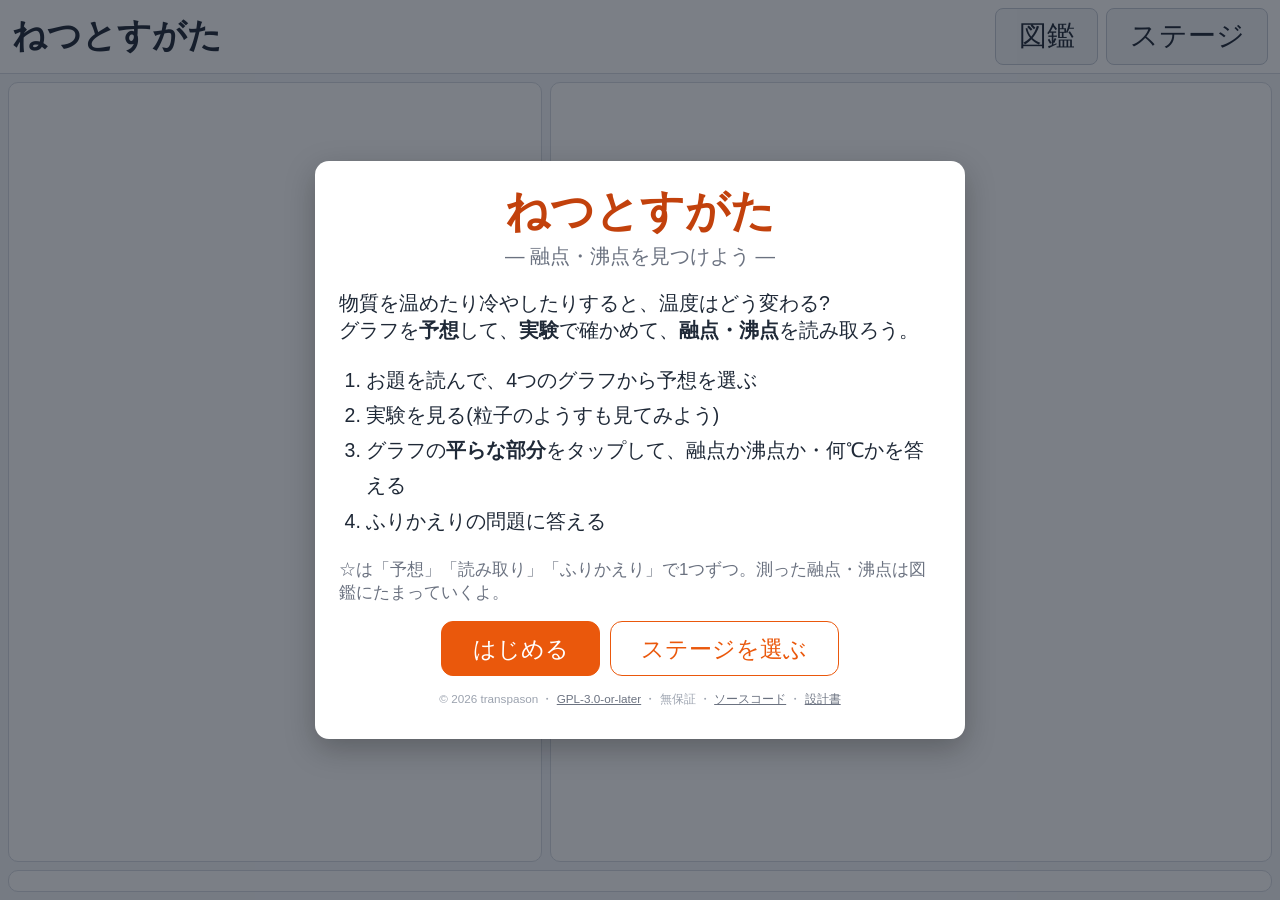
<file: index.html>
<!DOCTYPE html>
<!-- SPDX-License-Identifier: GPL-3.0-or-later
     Copyright (C) 2026 transpason — 無保証。詳細は LICENSE を参照。 -->
<html lang="ja">
<head>
  <meta charset="UTF-8">
  <meta name="viewport" content="width=device-width, initial-scale=1, maximum-scale=1, user-scalable=no">
  <title>ねつとすがた ― 融点・沸点を見つけよう</title>
  <link rel="stylesheet" href="style.css">
</head>
<body>
  <header id="hud">
    <span id="hud-stage" class="hud-stage">ねつとすがた</span>
    <span id="hud-steps" class="hud-steps"></span>
    <div class="hud-buttons">
      <button id="btn-zukan" class="hud-btn">図鑑</button>
      <button id="btn-select" class="hud-btn">ステージ</button>
    </div>
  </header>
  <section id="prompt" aria-live="polite"></section>

  <main id="play">
    <section id="lab" class="pane"><canvas id="lab-canvas"></canvas></section>
    <section id="chart" class="pane">
      <canvas id="graph"></canvas>
      <div id="choices" hidden></div>
    </section>
    <section id="panel"></section>
  </main>

  <section id="overlay-title" class="overlay">
    <div class="panel-box">
      <h1>ねつとすがた</h1>
      <p class="sub">― 融点・沸点を見つけよう ―</p>
      <p>物質を温めたり冷やしたりすると、温度はどう変わる?<br>
        グラフを<strong>予想</strong>して、<strong>実験</strong>で確かめて、<strong>融点・沸点</strong>を読み取ろう。</p>
      <ol class="howto">
        <li>お題を読んで、4つのグラフから予想を選ぶ</li>
        <li>実験を見る(粒子のようすも見てみよう)</li>
        <li>グラフの<b>平らな部分</b>をタップして、融点か沸点か・何℃かを答える</li>
        <li>ふりかえりの問題に答える</li>
      </ol>
      <p class="hint">☆は「予想」「読み取り」「ふりかえり」で1つずつ。測った融点・沸点は図鑑にたまっていくよ。</p>
      <div class="buttons">
        <button id="btn-start" class="big">はじめる</button>
        <button id="btn-title-select" class="big secondary">ステージを選ぶ</button>
      </div>
      <p class="legal">© 2026 transpason ・ <a href="https://github.com/transpason/game_heat_curve_quiz/blob/main/LICENSE" target="_blank" rel="noopener">GPL-3.0-or-later</a> ・ 無保証 ・ <a href="https://github.com/transpason/game_heat_curve_quiz" target="_blank" rel="noopener">ソースコード</a> ・ <a href="docs/design.html" target="_blank" rel="noopener">設計書</a></p>
    </div>
  </section>

  <section id="overlay-select" class="overlay" hidden>
    <div class="panel-box wide">
      <h2>ステージを選ぶ <span id="star-total" class="star-total"></span></h2>
      <div id="stage-grid"></div>
      <div class="buttons"><button id="btn-select-close" class="big secondary">とじる</button></div>
    </div>
  </section>

  <section id="overlay-zukan" class="overlay" hidden>
    <div class="panel-box wide">
      <h2>融点・沸点の図鑑</h2>
      <p class="hint">ステージで測った融点・沸点が記録されるよ。スライダーで温度を変えると、それぞれの物質がその温度で何の状態かわかる。</p>
      <canvas id="zukan-canvas"></canvas>
      <label class="zukan-slider">温度 <input id="zukan-temp" type="range" min="-40" max="140" step="1" value="20"> <b id="zukan-temp-val">20℃</b></label>
      <div class="buttons"><button id="btn-zukan-close" class="big secondary">とじる</button></div>
    </div>
  </section>

  <script src="js/thermo.js"></script>
  <script src="js/game.js"></script>
</body>
</html>
</file>
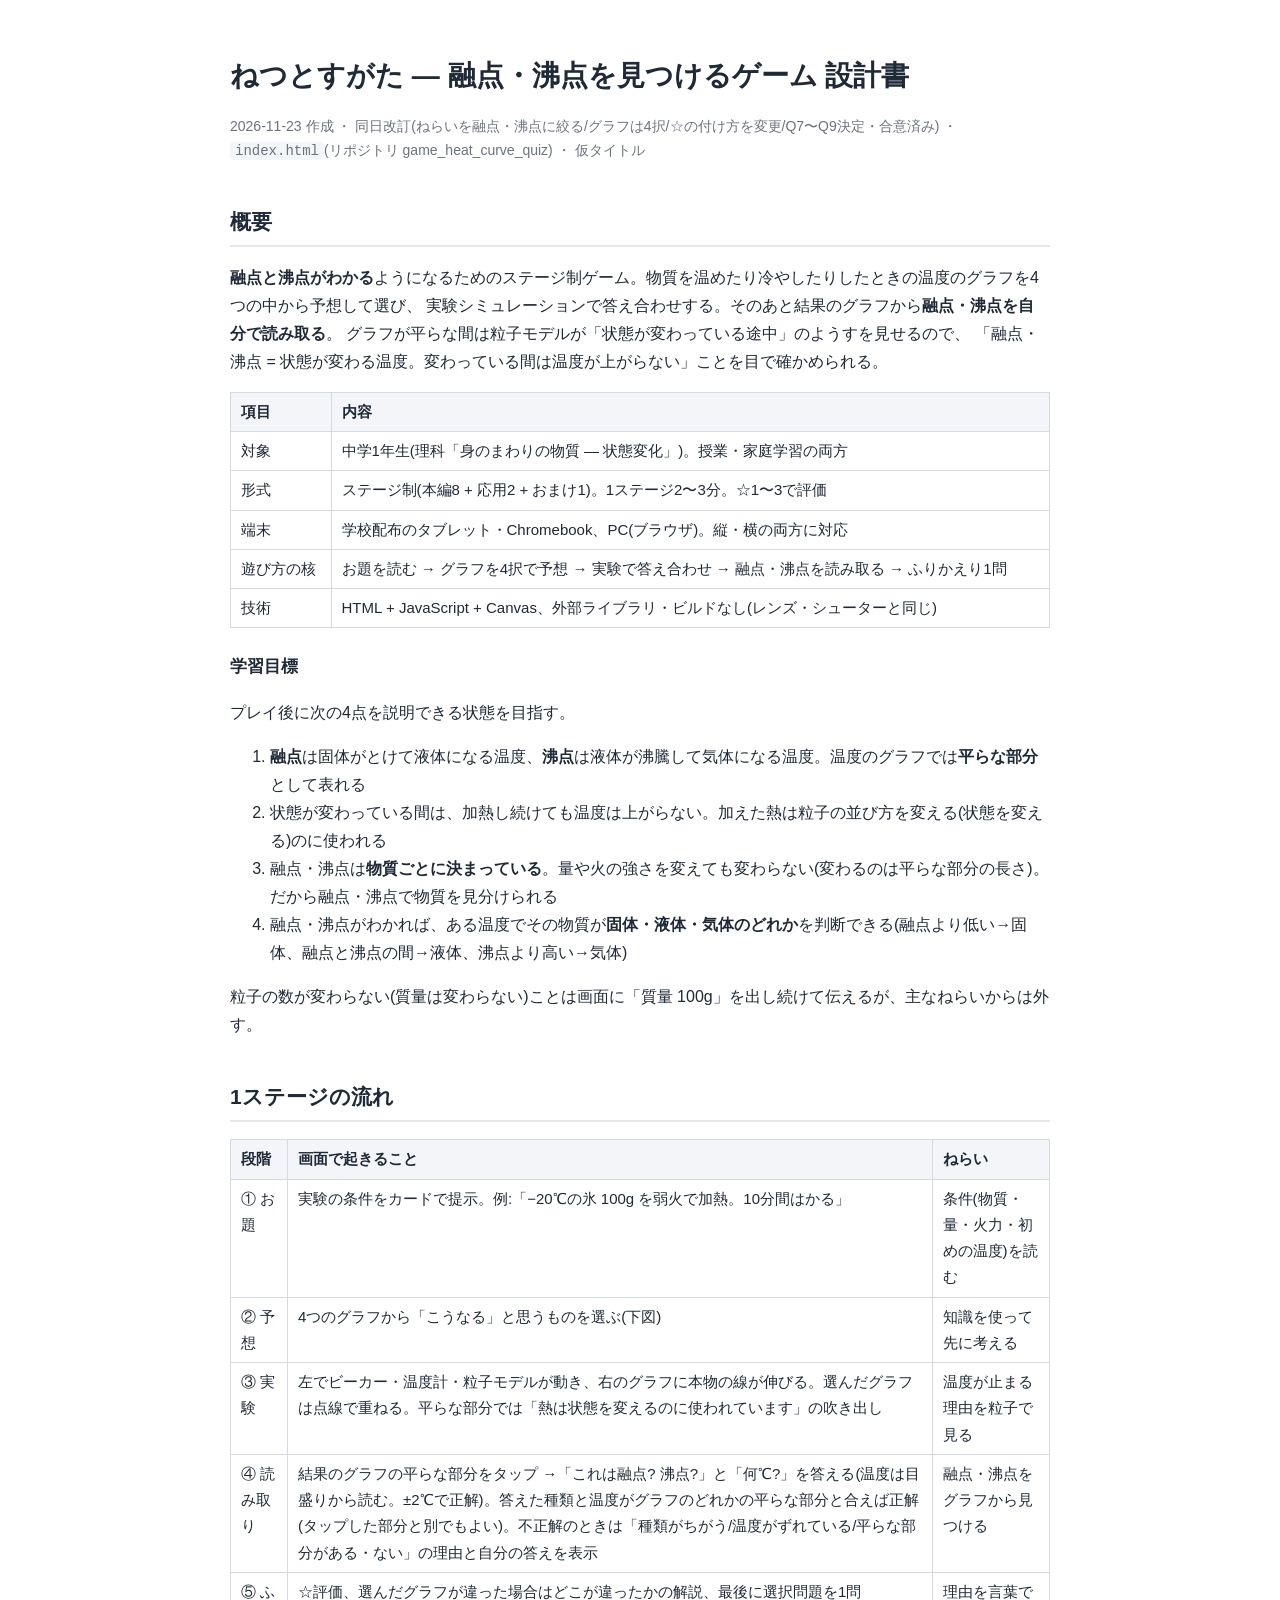
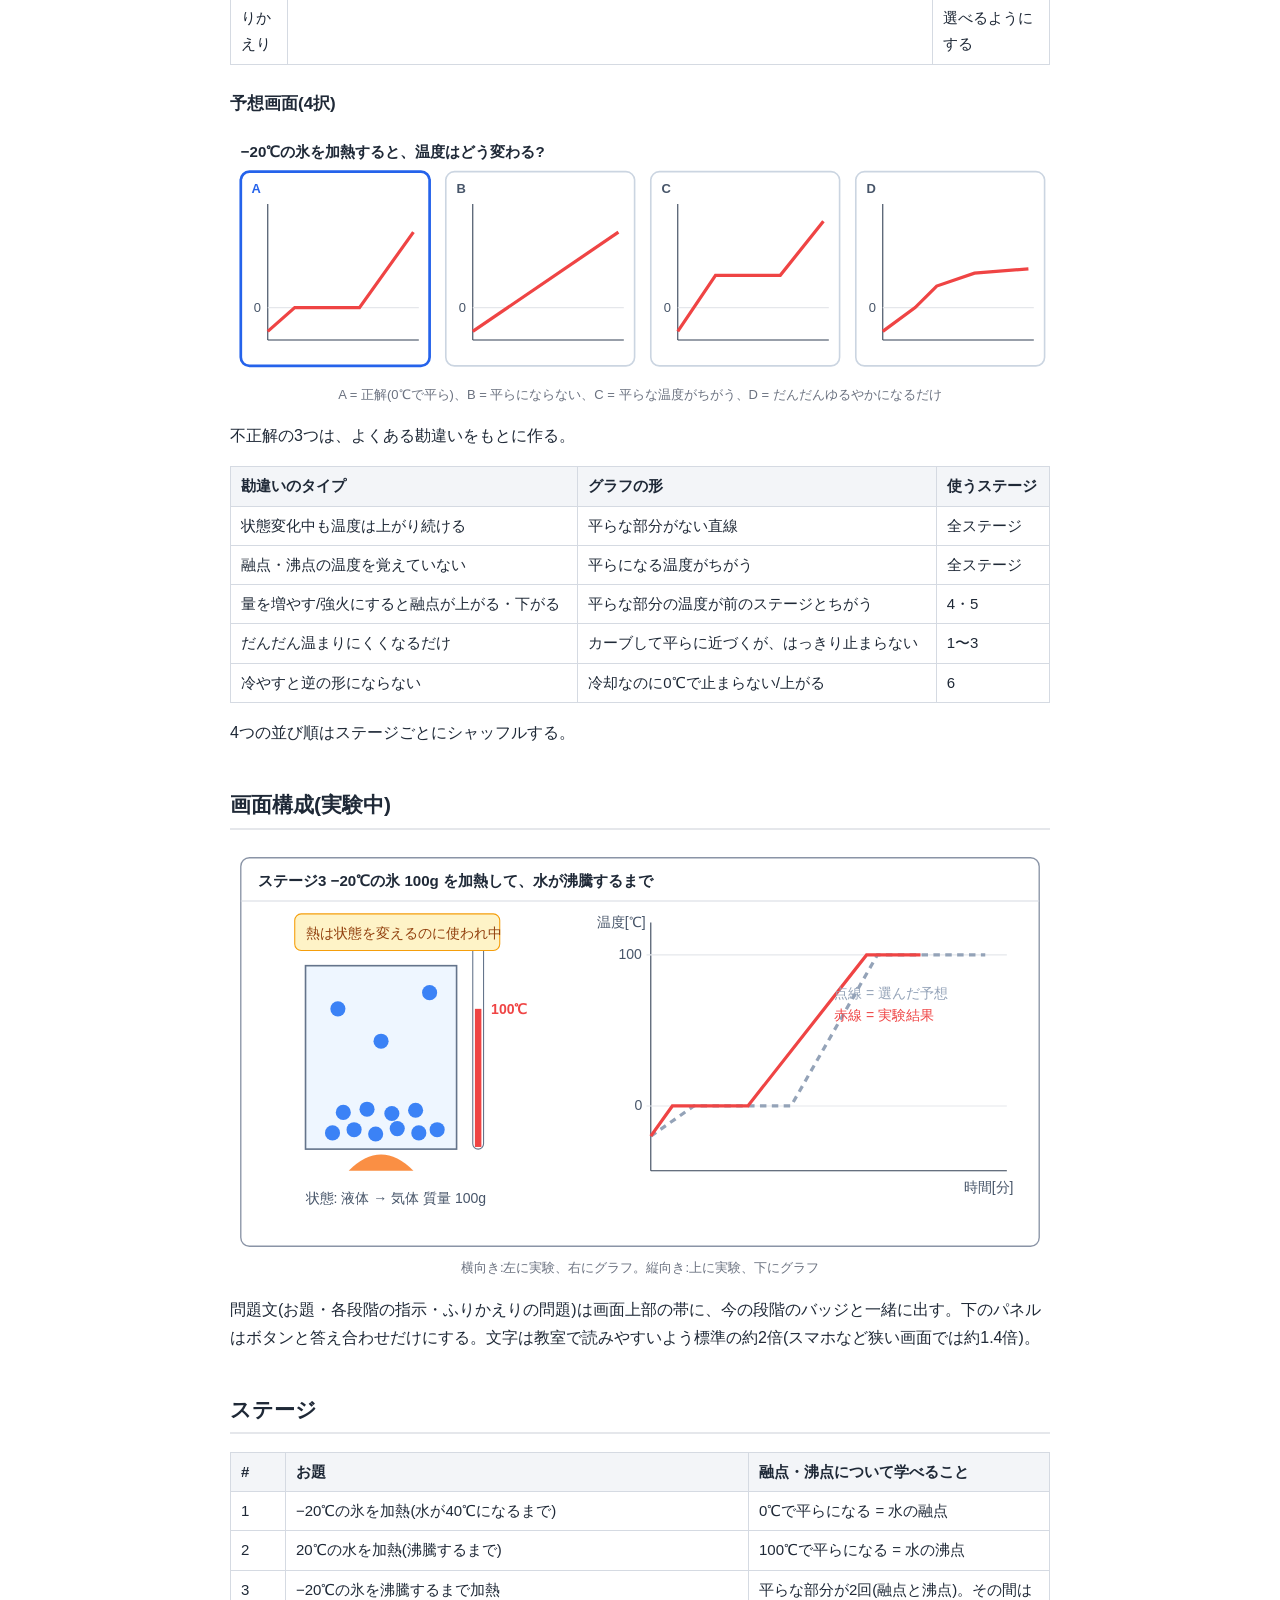
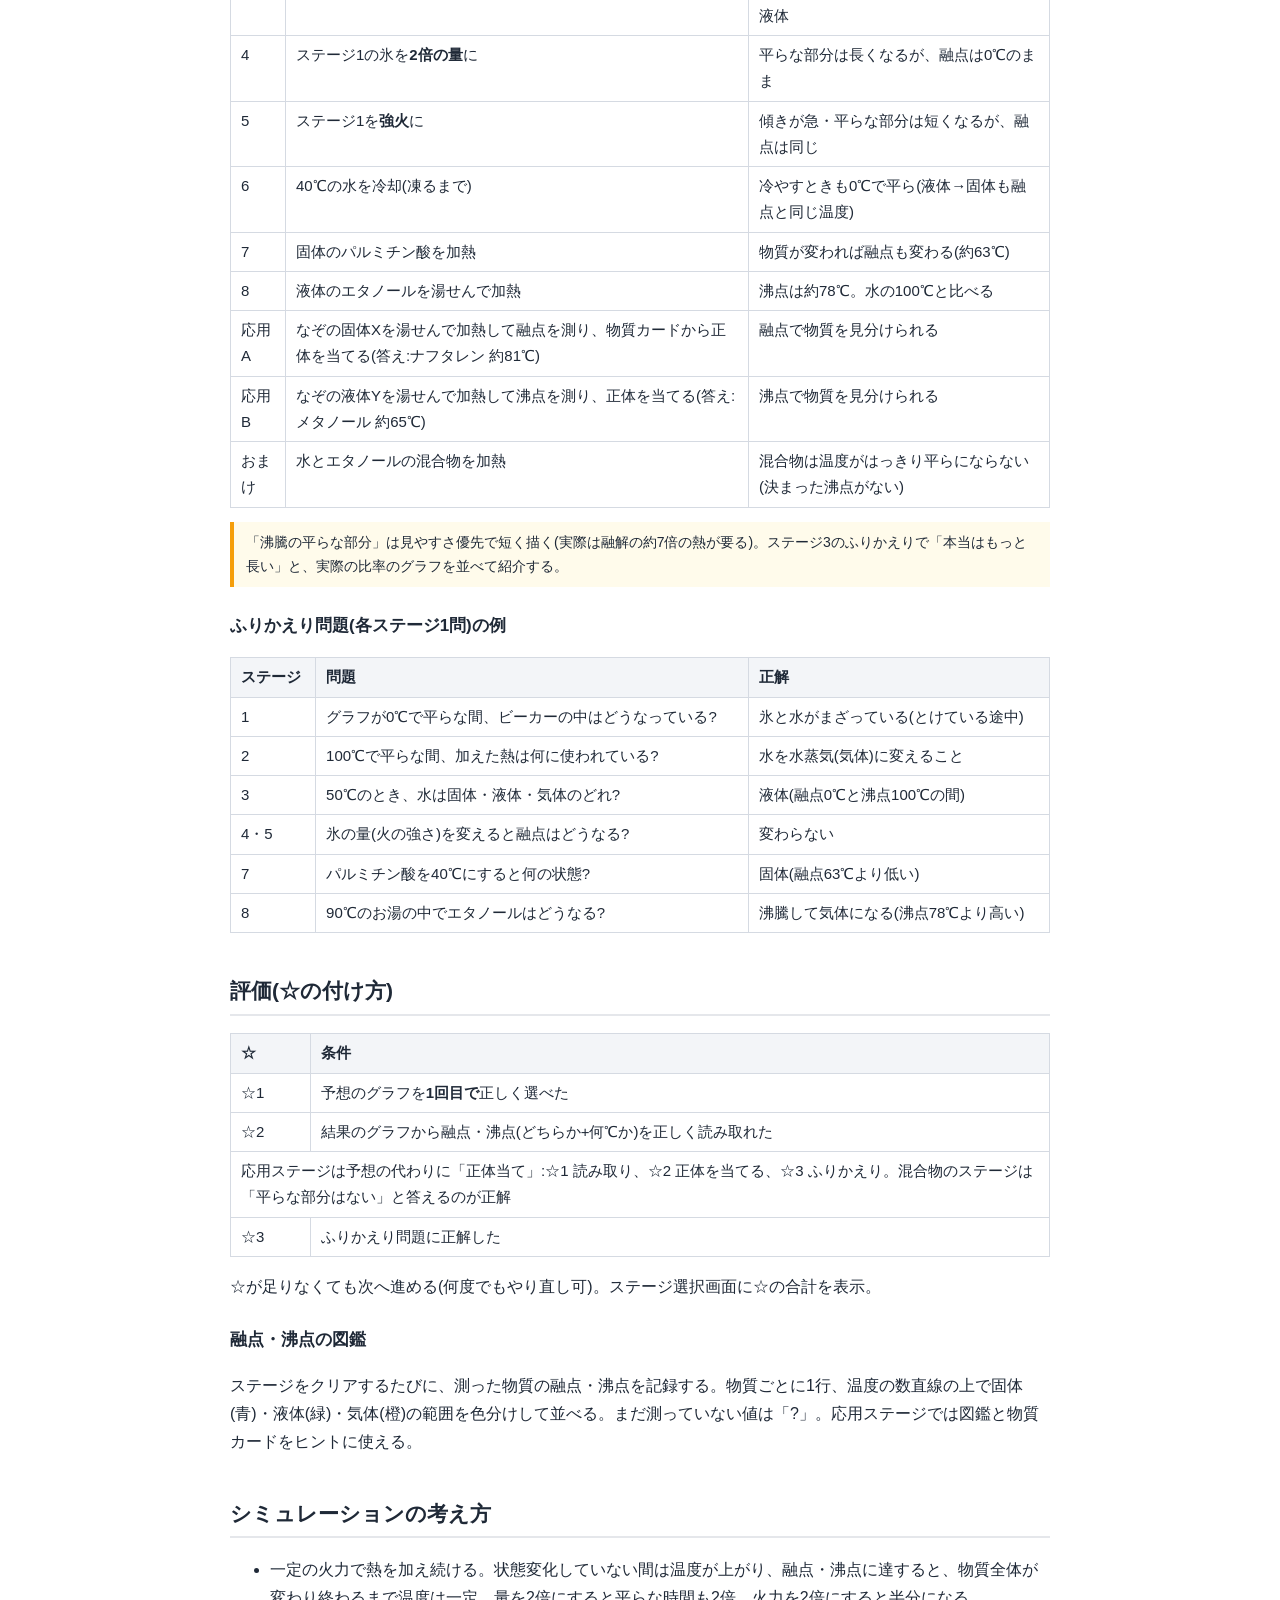
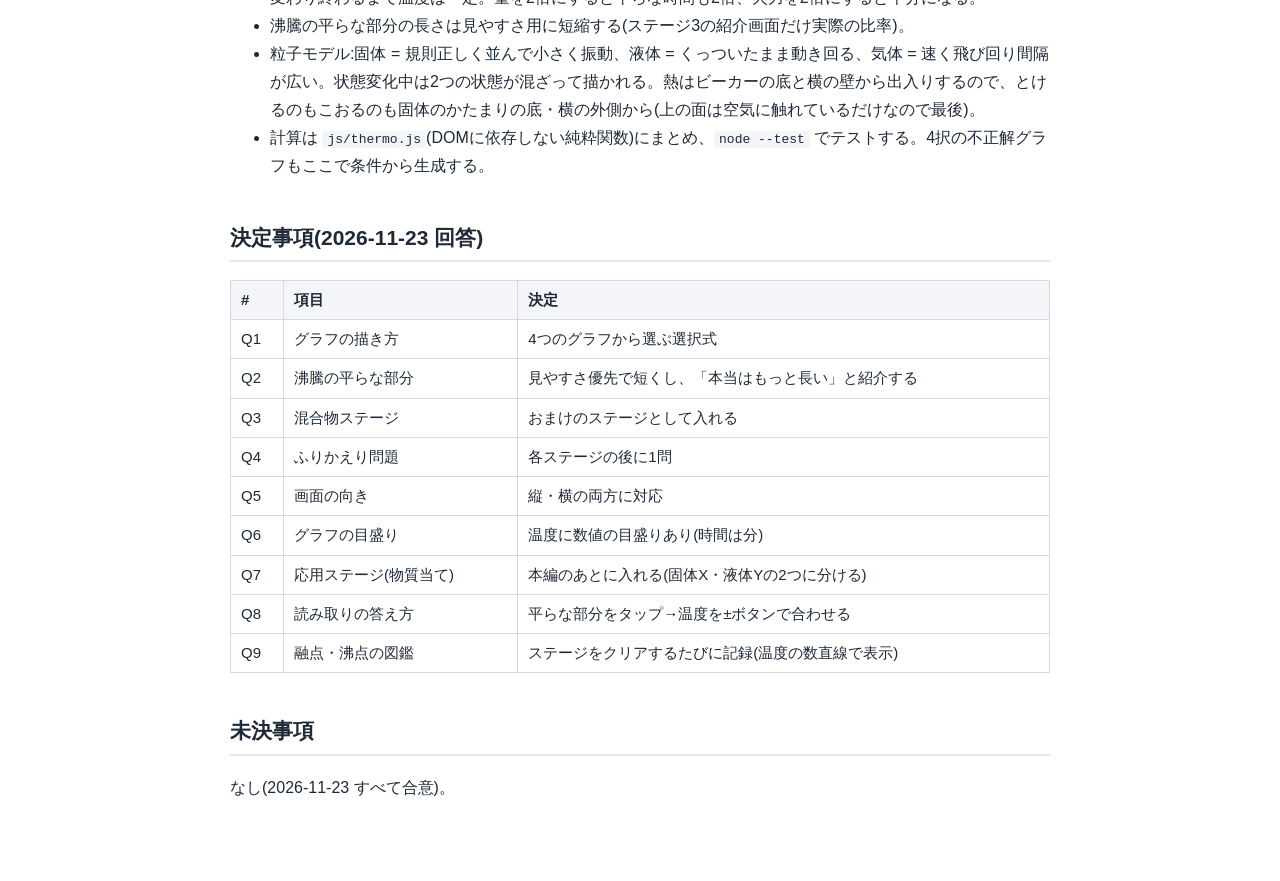
<file: docs/design.html>
<!DOCTYPE html>
<html lang="ja">
<head>
<meta charset="UTF-8">
<meta name="viewport" content="width=device-width, initial-scale=1">
<title>ねつとすがた ― 融点・沸点を見つけるゲーム 設計書</title>
<style>
  body { max-width: 820px; margin: 0 auto; padding: 32px 20px 64px; font-family: "Hiragino Kaku Gothic ProN", "Noto Sans JP", "Yu Gothic", Meiryo, sans-serif; line-height: 1.75; color: #1f2937; }
  h1 { font-size: 28px; margin-bottom: 4px; }
  h2 { font-size: 21px; margin-top: 40px; padding-bottom: 4px; border-bottom: 2px solid #e5e7eb; }
  h3 { font-size: 17px; margin-top: 24px; }
  .meta { color: #6b7280; font-size: 14px; }
  table { border-collapse: collapse; width: 100%; margin: 12px 0; font-size: 15px; }
  th, td { border: 1px solid #d5dae2; padding: 6px 10px; text-align: left; vertical-align: top; }
  th { background: #f3f5f8; }
  figure { margin: 16px 0; }
  figcaption { font-size: 13px; color: #6b7280; text-align: center; }
  svg { width: 100%; height: auto; display: block; }
  code { background: #f3f5f8; padding: 1px 5px; border-radius: 4px; }
  select { font-size: 14px; padding: 3px 6px; border-radius: 6px; border: 1px solid #9aa3b2; background: #fff; max-width: 100%; }
  select.answered { border-color: #2563eb; background: #eff6ff; }
  button { font-size: 15px; padding: 6px 14px; border-radius: 6px; border: 1px solid #2563eb; background: #2563eb; color: #fff; cursor: pointer; }
  #copied { color: #059669; font-size: 14px; margin-left: 8px; }
  .note { background: #fffbeb; border-left: 4px solid #f59e0b; padding: 8px 12px; font-size: 14px; }
  .new { background: #ecfdf5; color: #047857; font-size: 12px; padding: 1px 6px; border-radius: 4px; margin-left: 4px; }
</style>
</head>
<body>

<h1>ねつとすがた ― 融点・沸点を見つけるゲーム 設計書</h1>
<p class="meta">2026-11-23 作成 ・ 同日改訂(ねらいを融点・沸点に絞る/グラフは4択/☆の付け方を変更/Q7〜Q9決定・合意済み) ・ <code>index.html</code>(リポジトリ game_heat_curve_quiz) ・ 仮タイトル</p>

<h2>概要</h2>
<p><strong>融点と沸点がわかる</strong>ようになるためのステージ制ゲーム。物質を温めたり冷やしたりしたときの温度のグラフを4つの中から予想して選び、
実験シミュレーションで答え合わせする。そのあと結果のグラフから<strong>融点・沸点を自分で読み取る</strong>。
グラフが平らな間は粒子モデルが「状態が変わっている途中」のようすを見せるので、
「融点・沸点 = 状態が変わる温度。変わっている間は温度が上がらない」ことを目で確かめられる。</p>
<table>
  <tr><th>項目</th><th>内容</th></tr>
  <tr><td>対象</td><td>中学1年生(理科「身のまわりの物質 ― 状態変化」)。授業・家庭学習の両方</td></tr>
  <tr><td>形式</td><td>ステージ制(本編8 + 応用2 + おまけ1)。1ステージ2〜3分。☆1〜3で評価</td></tr>
  <tr><td>端末</td><td>学校配布のタブレット・Chromebook、PC(ブラウザ)。縦・横の両方に対応</td></tr>
  <tr><td>遊び方の核</td><td>お題を読む → グラフを4択で予想 → 実験で答え合わせ → 融点・沸点を読み取る → ふりかえり1問</td></tr>
  <tr><td>技術</td><td>HTML + JavaScript + Canvas、外部ライブラリ・ビルドなし(レンズ・シューターと同じ)</td></tr>
</table>

<h3>学習目標</h3>
<p>プレイ後に次の4点を説明できる状態を目指す。</p>
<ol>
  <li><strong>融点</strong>は固体がとけて液体になる温度、<strong>沸点</strong>は液体が沸騰して気体になる温度。温度のグラフでは<strong>平らな部分</strong>として表れる</li>
  <li>状態が変わっている間は、加熱し続けても温度は上がらない。加えた熱は粒子の並び方を変える(状態を変える)のに使われる</li>
  <li>融点・沸点は<strong>物質ごとに決まっている</strong>。量や火の強さを変えても変わらない(変わるのは平らな部分の長さ)。だから融点・沸点で物質を見分けられる</li>
  <li>融点・沸点がわかれば、ある温度でその物質が<strong>固体・液体・気体のどれか</strong>を判断できる(融点より低い→固体、融点と沸点の間→液体、沸点より高い→気体)</li>
</ol>
<p>粒子の数が変わらない(質量は変わらない)ことは画面に「質量 100g」を出し続けて伝えるが、主なねらいからは外す。</p>

<h2>1ステージの流れ</h2>
<table>
  <tr><th>段階</th><th>画面で起きること</th><th>ねらい</th></tr>
  <tr><td>① お題</td><td>実験の条件をカードで提示。例:「−20℃の氷 100g を弱火で加熱。10分間はかる」</td><td>条件(物質・量・火力・初めの温度)を読む</td></tr>
  <tr><td>② 予想</td><td>4つのグラフから「こうなる」と思うものを選ぶ(下図)</td><td>知識を使って先に考える</td></tr>
  <tr><td>③ 実験</td><td>左でビーカー・温度計・粒子モデルが動き、右のグラフに本物の線が伸びる。選んだグラフは点線で重ねる。平らな部分では「熱は状態を変えるのに使われています」の吹き出し</td><td>温度が止まる理由を粒子で見る</td></tr>
  <tr><td>④ 読み取り</td><td>結果のグラフの平らな部分をタップ →「これは融点? 沸点?」と「何℃?」を答える(温度は目盛りから読む。±2℃で正解)。答えた種類と温度がグラフのどれかの平らな部分と合えば正解(タップした部分と別でもよい)。不正解のときは「種類がちがう/温度がずれている/平らな部分がある・ない」の理由と自分の答えを表示</td><td>融点・沸点をグラフから見つける</td></tr>
  <tr><td>⑤ ふりかえり</td><td>☆評価、選んだグラフが違った場合はどこが違ったかの解説、最後に選択問題を1問</td><td>理由を言葉で選べるようにする</td></tr>
</table>

<h3>予想画面(4択)</h3>
<figure>
<svg viewBox="0 0 760 230" role="img" aria-label="4択の予想画面" font-size="13">
  <text x="10" y="20" font-size="14" font-weight="600" fill="#1f2937">−20℃の氷を加熱すると、温度はどう変わる?</text>
  <g font-size="12" fill="#475569">
    <!-- A -->
    <rect x="10" y="34" width="175" height="180" rx="8" fill="#fff" stroke="#2563eb" stroke-width="2.5"/>
    <text x="20" y="54" font-weight="600" fill="#2563eb">A</text>
    <line x1="35" y1="190" x2="175" y2="190" stroke="#334155"/><line x1="35" y1="190" x2="35" y2="64" stroke="#334155"/>
    <text x="22" y="164">0</text><line x1="35" y1="160" x2="175" y2="160" stroke="#e5e7eb"/>
    <polyline points="35,182 60,160 120,160 170,90" fill="none" stroke="#ef4444" stroke-width="3"/>
    <!-- B -->
    <rect x="200" y="34" width="175" height="180" rx="8" fill="#fff" stroke="#cbd5e1" stroke-width="1.5"/>
    <text x="210" y="54" font-weight="600">B</text>
    <line x1="225" y1="190" x2="365" y2="190" stroke="#334155"/><line x1="225" y1="190" x2="225" y2="64" stroke="#334155"/>
    <text x="212" y="164">0</text><line x1="225" y1="160" x2="365" y2="160" stroke="#e5e7eb"/>
    <polyline points="225,182 360,90" fill="none" stroke="#ef4444" stroke-width="3"/>
    <!-- C -->
    <rect x="390" y="34" width="175" height="180" rx="8" fill="#fff" stroke="#cbd5e1" stroke-width="1.5"/>
    <text x="400" y="54" font-weight="600">C</text>
    <line x1="415" y1="190" x2="555" y2="190" stroke="#334155"/><line x1="415" y1="190" x2="415" y2="64" stroke="#334155"/>
    <text x="402" y="164">0</text><line x1="415" y1="160" x2="555" y2="160" stroke="#e5e7eb"/>
    <polyline points="415,182 450,130 510,130 550,80" fill="none" stroke="#ef4444" stroke-width="3"/>
    <!-- D -->
    <rect x="580" y="34" width="175" height="180" rx="8" fill="#fff" stroke="#cbd5e1" stroke-width="1.5"/>
    <text x="590" y="54" font-weight="600">D</text>
    <line x1="605" y1="190" x2="745" y2="190" stroke="#334155"/><line x1="605" y1="190" x2="605" y2="64" stroke="#334155"/>
    <text x="592" y="164">0</text><line x1="605" y1="160" x2="745" y2="160" stroke="#e5e7eb"/>
    <polyline points="605,182 635,160 655,140 690,128 740,124" fill="none" stroke="#ef4444" stroke-width="3"/>
  </g>
</svg>
<figcaption>A = 正解(0℃で平ら)、B = 平らにならない、C = 平らな温度がちがう、D = だんだんゆるやかになるだけ</figcaption>
</figure>
<p>不正解の3つは、よくある勘違いをもとに作る。</p>
<table>
  <tr><th>勘違いのタイプ</th><th>グラフの形</th><th>使うステージ</th></tr>
  <tr><td>状態変化中も温度は上がり続ける</td><td>平らな部分がない直線</td><td>全ステージ</td></tr>
  <tr><td>融点・沸点の温度を覚えていない</td><td>平らになる温度がちがう</td><td>全ステージ</td></tr>
  <tr><td>量を増やす/強火にすると融点が上がる・下がる</td><td>平らな部分の温度が前のステージとちがう</td><td>4・5</td></tr>
  <tr><td>だんだん温まりにくくなるだけ</td><td>カーブして平らに近づくが、はっきり止まらない</td><td>1〜3</td></tr>
  <tr><td>冷やすと逆の形にならない</td><td>冷却なのに0℃で止まらない/上がる</td><td>6</td></tr>
</table>
<p>4つの並び順はステージごとにシャッフルする。</p>

<h2>画面構成(実験中)</h2>
<figure>
<svg viewBox="0 0 760 380" role="img" aria-label="実験中の画面モックアップ" font-size="13">
  <rect x="10" y="10" width="740" height="360" rx="8" fill="none" stroke="#8a94a6" stroke-width="1.25"/>
  <text x="26" y="36" font-size="14" font-weight="600" fill="#1f2937">ステージ3  −20℃の氷 100g を加熱して、水が沸騰するまで</text>
  <line x1="10" y1="50" x2="750" y2="50" stroke="#d5dae2"/>
  <rect x="70" y="110" width="140" height="170" fill="#eef6ff" stroke="#64748b" stroke-width="1.5"/>
  <g fill="#3b82f6">
    <circle cx="95" cy="265" r="7"/><circle cx="115" cy="262" r="7"/><circle cx="135" cy="266" r="7"/><circle cx="155" cy="261" r="7"/><circle cx="175" cy="265" r="7"/><circle cx="192" cy="262" r="7"/>
    <circle cx="105" cy="246" r="7"/><circle cx="127" cy="243" r="7"/><circle cx="150" cy="247" r="7"/><circle cx="172" cy="244" r="7"/>
    <circle cx="140" cy="180" r="7"/><circle cx="100" cy="150" r="7"/><circle cx="185" cy="135" r="7"/>
  </g>
  <rect x="225" y="90" width="10" height="190" rx="5" fill="#fff" stroke="#64748b"/>
  <rect x="227" y="150" width="6" height="128" fill="#ef4444"/>
  <text x="242" y="155" fill="#ef4444" font-weight="600">100℃</text>
  <path d="M110 300 q30 -30 60 0" fill="#f97316" opacity="0.8"/>
  <text x="70" y="330" fill="#475569">状態: 液体 → 気体   質量 100g</text>
  <rect x="60" y="62" width="190" height="34" rx="6" fill="#fef3c7" stroke="#f59e0b"/>
  <text x="70" y="84" fill="#92400e">熱は状態を変えるのに使われ中</text>
  <line x1="390" y1="300" x2="720" y2="300" stroke="#334155"/>
  <line x1="390" y1="300" x2="390" y2="70" stroke="#334155"/>
  <text x="680" y="320" fill="#475569">時間[分]</text>
  <text x="340" y="74" fill="#475569">温度[℃]</text>
  <text x="360" y="104" fill="#475569">100</text><line x1="386" y1="100" x2="720" y2="100" stroke="#e5e7eb"/>
  <text x="375" y="244" fill="#475569">0</text><line x1="386" y1="240" x2="720" y2="240" stroke="#e5e7eb"/>
  <polyline points="390,268 430,240 520,240 600,100 700,100" fill="none" stroke="#94a3b8" stroke-width="3" stroke-dasharray="6 5"/>
  <polyline points="390,268 410,240 480,240 590,100 640,100" fill="none" stroke="#ef4444" stroke-width="3"/>
  <text x="560" y="140" fill="#94a3b8">点線 = 選んだ予想</text>
  <text x="560" y="160" fill="#ef4444">赤線 = 実験結果</text>
</svg>
<figcaption>横向き:左に実験、右にグラフ。縦向き:上に実験、下にグラフ</figcaption>
</figure>
<p>問題文(お題・各段階の指示・ふりかえりの問題)は画面上部の帯に、今の段階のバッジと一緒に出す。下のパネルはボタンと答え合わせだけにする。文字は教室で読みやすいよう標準の約2倍(スマホなど狭い画面では約1.4倍)。</p>

<h2>ステージ</h2>
<table>
  <tr><th>#</th><th>お題</th><th>融点・沸点について学べること</th></tr>
  <tr><td>1</td><td>−20℃の氷を加熱(水が40℃になるまで)</td><td>0℃で平らになる = 水の融点</td></tr>
  <tr><td>2</td><td>20℃の水を加熱(沸騰するまで)</td><td>100℃で平らになる = 水の沸点</td></tr>
  <tr><td>3</td><td>−20℃の氷を沸騰するまで加熱</td><td>平らな部分が2回(融点と沸点)。その間は液体</td></tr>
  <tr><td>4</td><td>ステージ1の氷を<strong>2倍の量</strong>に</td><td>平らな部分は長くなるが、融点は0℃のまま</td></tr>
  <tr><td>5</td><td>ステージ1を<strong>強火</strong>に</td><td>傾きが急・平らな部分は短くなるが、融点は同じ</td></tr>
  <tr><td>6</td><td>40℃の水を冷却(凍るまで)</td><td>冷やすときも0℃で平ら(液体→固体も融点と同じ温度)</td></tr>
  <tr><td>7</td><td>固体のパルミチン酸を加熱</td><td>物質が変われば融点も変わる(約63℃)</td></tr>
  <tr><td>8</td><td>液体のエタノールを湯せんで加熱</td><td>沸点は約78℃。水の100℃と比べる</td></tr>
  <tr><td>応用A</td><td>なぞの固体Xを湯せんで加熱して融点を測り、物質カードから正体を当てる(答え:ナフタレン 約81℃)</td><td>融点で物質を見分けられる</td></tr>
  <tr><td>応用B</td><td>なぞの液体Yを湯せんで加熱して沸点を測り、正体を当てる(答え:メタノール 約65℃)</td><td>沸点で物質を見分けられる</td></tr>
  <tr><td>おまけ</td><td>水とエタノールの混合物を加熱</td><td>混合物は温度がはっきり平らにならない(決まった沸点がない)</td></tr>
</table>
<p class="note">「沸騰の平らな部分」は見やすさ優先で短く描く(実際は融解の約7倍の熱が要る)。ステージ3のふりかえりで「本当はもっと長い」と、実際の比率のグラフを並べて紹介する。</p>

<h3>ふりかえり問題(各ステージ1問)の例</h3>
<table>
  <tr><th>ステージ</th><th>問題</th><th>正解</th></tr>
  <tr><td>1</td><td>グラフが0℃で平らな間、ビーカーの中はどうなっている?</td><td>氷と水がまざっている(とけている途中)</td></tr>
  <tr><td>2</td><td>100℃で平らな間、加えた熱は何に使われている?</td><td>水を水蒸気(気体)に変えること</td></tr>
  <tr><td>3</td><td>50℃のとき、水は固体・液体・気体のどれ?</td><td>液体(融点0℃と沸点100℃の間)</td></tr>
  <tr><td>4・5</td><td>氷の量(火の強さ)を変えると融点はどうなる?</td><td>変わらない</td></tr>
  <tr><td>7</td><td>パルミチン酸を40℃にすると何の状態?</td><td>固体(融点63℃より低い)</td></tr>
  <tr><td>8</td><td>90℃のお湯の中でエタノールはどうなる?</td><td>沸騰して気体になる(沸点78℃より高い)</td></tr>
</table>

<h2>評価(☆の付け方)</h2>
<table>
  <tr><th>☆</th><th>条件</th></tr>
  <tr><td>☆1</td><td>予想のグラフを<strong>1回目で</strong>正しく選べた</td></tr>
  <tr><td>☆2</td><td>結果のグラフから融点・沸点(どちらか+何℃か)を正しく読み取れた</td></tr>
  <tr><td colspan="2">応用ステージは予想の代わりに「正体当て」:☆1 読み取り、☆2 正体を当てる、☆3 ふりかえり。混合物のステージは「平らな部分はない」と答えるのが正解</td></tr>
  <tr><td>☆3</td><td>ふりかえり問題に正解した</td></tr>
</table>
<p>☆が足りなくても次へ進める(何度でもやり直し可)。ステージ選択画面に☆の合計を表示。</p>
<h3>融点・沸点の図鑑</h3>
<p>ステージをクリアするたびに、測った物質の融点・沸点を記録する。物質ごとに1行、温度の数直線の上で固体(青)・液体(緑)・気体(橙)の範囲を色分けして並べる。まだ測っていない値は「?」。応用ステージでは図鑑と物質カードをヒントに使える。</p>

<h2>シミュレーションの考え方</h2>
<ul>
  <li>一定の火力で熱を加え続ける。状態変化していない間は温度が上がり、融点・沸点に達すると、物質全体が変わり終わるまで温度は一定。量を2倍にすると平らな時間も2倍、火力を2倍にすると半分になる。</li>
  <li>沸騰の平らな部分の長さは見やすさ用に短縮する(ステージ3の紹介画面だけ実際の比率)。</li>
  <li>粒子モデル:固体 = 規則正しく並んで小さく振動、液体 = くっついたまま動き回る、気体 = 速く飛び回り間隔が広い。状態変化中は2つの状態が混ざって描かれる。熱はビーカーの底と横の壁から出入りするので、とけるのもこおるのも固体のかたまりの底・横の外側から(上の面は空気に触れているだけなので最後)。</li>
  <li>計算は <code>js/thermo.js</code>(DOMに依存しない純粋関数)にまとめ、<code>node --test</code> でテストする。4択の不正解グラフもここで条件から生成する。</li>
</ul>

<h2>決定事項(2026-11-23 回答)</h2>
<table>
  <tr><th>#</th><th>項目</th><th>決定</th></tr>
  <tr><td>Q1</td><td>グラフの描き方</td><td>4つのグラフから選ぶ選択式</td></tr>
  <tr><td>Q2</td><td>沸騰の平らな部分</td><td>見やすさ優先で短くし、「本当はもっと長い」と紹介する</td></tr>
  <tr><td>Q3</td><td>混合物ステージ</td><td>おまけのステージとして入れる</td></tr>
  <tr><td>Q4</td><td>ふりかえり問題</td><td>各ステージの後に1問</td></tr>
  <tr><td>Q5</td><td>画面の向き</td><td>縦・横の両方に対応</td></tr>
  <tr><td>Q6</td><td>グラフの目盛り</td><td>温度に数値の目盛りあり(時間は分)</td></tr>
  <tr><td>Q7</td><td>応用ステージ(物質当て)</td><td>本編のあとに入れる(固体X・液体Yの2つに分ける)</td></tr>
  <tr><td>Q8</td><td>読み取りの答え方</td><td>平らな部分をタップ→温度を±ボタンで合わせる</td></tr>
  <tr><td>Q9</td><td>融点・沸点の図鑑</td><td>ステージをクリアするたびに記録(温度の数直線で表示)</td></tr>
</table>

<h2>未決事項</h2>
<p>なし(2026-11-23 すべて合意)。</p>
</body>
</html>
</file>
<file: style.css>
/* SPDX-License-Identifier: GPL-3.0-or-later
   Copyright (C) 2026 transpason — 無保証。詳細は LICENSE を参照。 */

* { box-sizing: border-box; }
/* 文字の倍率。教室で読みやすいよう、ふつうの画面では2倍。スマホなど狭い画面では1.4倍 */
:root { --fs: 2; }
@media (max-width: 640px), (max-height: 560px) { :root { --fs: 1.4; } }
/* 初期表示(タイトル画面)は説明が多いので小さめにする */
#overlay-title { --fs: 1.3; }
/* スマホ: 問題文とボタンはさらに少し小さくして、実験とグラフの場所を確保する */
@media (max-width: 640px), (max-height: 560px) {
  #overlay-title, #overlay-zukan { --fs: 1; }
  #prompt, #panel, .btn, .big, .hud-btn, .temp-val { --fs: 1.15; }
  #panel .temp-val { min-width: 3em; }
  #panel .btn.small { padding: 0.35em 0.45em; }
  #panel .row { gap: 5px; }
}
[hidden] { display: none !important; }

html, body {
  margin: 0;
  height: 100%;
  overflow: hidden;
  background: #f4f6fa;
  color: #1f2937;
  font-family: "Hiragino Kaku Gothic ProN", "Noto Sans JP", "Yu Gothic", Meiryo, sans-serif;
  -webkit-user-select: none;
  user-select: none;
}
body { display: flex; flex-direction: column; }
button { font: inherit; cursor: pointer; touch-action: manipulation; }

/* 上部 */
#hud {
  flex: 0 0 auto;
  display: flex; align-items: center; gap: 6px 14px; flex-wrap: wrap;
  padding: 8px 12px;
  background: #fff; border-bottom: 1px solid #d5dae2;
}
.hud-stage { font-weight: 700; font-size: calc(var(--fs) * 17px); }
.hud-steps { font-size: calc(var(--fs) * 13px); color: #6b7280; }
.hud-steps b { color: #2563eb; }
/* 狭い画面では進行表示を隠す(今の段階は問題文の帯のバッジでわかる) */
@media (max-width: 1400px) { .hud-steps { display: none; } }
.hud-buttons { margin-left: auto; display: flex; gap: 8px; }
.hud-btn {
  font-size: calc(var(--fs) * 14px); padding: 0.3em 0.8em;
  color: #1f2937; background: #f3f5f8;
  border: 1px solid #c4cbd6; border-radius: 8px;
}

/* 問題文(画面上部の帯) */
#prompt {
  flex: 0 0 auto;
  display: flex; align-items: flex-start; gap: 0.6em;
  padding: 8px 14px;
  background: #fff7ed; border-bottom: 2px solid #fdba74;
  font-size: calc(var(--fs) * 16px);
  max-height: 30vh; overflow-y: auto;
}
#prompt:empty { display: none; }
#prompt .badge {
  flex: 0 0 auto; margin-top: 0.15em;
  font-size: 0.75em; font-weight: 700; color: #fff; background: #ea580c;
  padding: 0.15em 0.6em; border-radius: 999px;
}
#prompt .task { margin: 0; font-size: 1em; font-weight: 600; line-height: 1.5; }

/* 本体: 横向き = 実験|グラフ / 下にパネル、縦向き = 実験 / グラフ / パネル */
#play {
  flex: 1 1 auto; min-height: 0;
  display: grid;
  grid-template-columns: minmax(0, 0.85fr) minmax(0, 1.15fr);
  grid-template-rows: minmax(0, 1fr) auto;
  grid-template-areas: "lab chart" "panel panel";
  gap: 8px; padding: 8px;
}
@media (orientation: portrait) {
  #play {
    grid-template-columns: minmax(0, 1fr);
    grid-template-rows: minmax(0, 0.8fr) minmax(0, 1fr) auto;
    grid-template-areas: "lab" "chart" "panel";
  }
}
.pane { position: relative; background: #fff; border: 1px solid #d5dae2; border-radius: 10px; overflow: hidden; min-height: 0; }
#lab { grid-area: lab; }
#chart { grid-area: chart; }
.pane canvas { position: absolute; inset: 0; width: 100%; height: 100%; display: block; }
#graph { touch-action: none; }

/* 4択 */
#choices {
  position: absolute; inset: 0;
  display: grid; grid-template-columns: 1fr 1fr; grid-template-rows: 1fr 1fr;
  gap: 8px; padding: 8px;
  background: #fff;
}
.choice {
  position: relative; padding: 0; background: #fff;
  border: 2px solid #cbd5e1; border-radius: 10px; overflow: hidden;
}
.choice canvas { position: absolute; inset: 0; width: 100%; height: 100%; }
.choice .letter {
  position: absolute; left: 0.4em; top: 0.1em; font-weight: 700; font-size: calc(var(--fs) * 18px); color: #475569; z-index: 1;
}
.choice.selected { border-color: #2563eb; box-shadow: 0 0 0 3px #bfdbfe; }
.choice.selected .letter { color: #2563eb; }

/* 下のパネル */
#panel {
  grid-area: panel;
  background: #fff; border: 1px solid #d5dae2; border-radius: 10px;
  padding: 10px 14px;
  font-size: calc(var(--fs) * 15px);
  max-height: 46vh; overflow-y: auto;
  -webkit-user-select: text; user-select: text;
}
@media (orientation: portrait) { #panel { max-height: 40vh; } }
#panel p { margin: 4px 0 8px; line-height: 1.6; }
.task { font-size: calc(var(--fs) * 17px); font-weight: 600; }
.row { display: flex; flex-wrap: wrap; gap: 8px; align-items: center; margin: 6px 0; }
.btn {
  font-size: calc(var(--fs) * 16px); padding: 0.45em 1em;
  border-radius: 10px; border: 1px solid #2563eb;
  background: #2563eb; color: #fff;
}
.btn.secondary { background: #fff; color: #2563eb; }
.btn.toggle { background: #fff; color: #1f2937; border-color: #c4cbd6; }
.btn.toggle.on { background: #2563eb; border-color: #1d4ed8; color: #fff; font-weight: 700; }
.btn:disabled { opacity: 0.4; cursor: default; }
.answer:disabled { opacity: 0.7; }
.answer.correct:disabled, .answer.wrong:disabled { opacity: 1; }
.btn.small { font-size: calc(var(--fs) * 15px); padding: 0.4em 0.7em; }
.temp-val { font-size: calc(var(--fs) * 22px); font-weight: 700; min-width: 4.5em; text-align: center; font-variant-numeric: tabular-nums; }
.ok { color: #059669; font-weight: 700; }
.ng { color: #dc2626; font-weight: 700; }
.answer { display: block; width: 100%; text-align: left; margin: 6px 0; }
.answer.correct { background: #d1fae5; border-color: #059669; color: #065f46; }
.answer.wrong { background: #fee2e2; border-color: #dc2626; color: #991b1b; }
.cards { display: grid; grid-template-columns: repeat(auto-fill, minmax(calc(var(--fs) * 135px), 1fr)); gap: 8px; }
.card { text-align: left; font-size: calc(var(--fs) * 15px); line-height: 1.5; }
.card small { display: block; opacity: 0.85; font-size: 0.7em; white-space: nowrap; }
.card.answer { margin: 0; padding: 0.3em 0.6em; }
.stars { font-size: calc(var(--fs) * 26px); color: #f59e0b; letter-spacing: 2px; }
.stars .off { color: #d1d5db; }
.learn { background: #eff6ff; border-left: 4px solid #2563eb; padding: 6px 10px; }
.note { background: #fffbeb; border-left: 4px solid #f59e0b; padding: 6px 10px; }
#ratio-canvas { width: 100%; max-width: calc(var(--fs) * 420px); height: calc(var(--fs) * 130px); display: block; }

/* 重ねる画面 */
.overlay {
  position: fixed; inset: 0; z-index: 10;
  display: flex; align-items: center; justify-content: center;
  background: rgba(15, 23, 36, 0.55);
  padding: 12px;
}
.panel-box {
  background: #fff; border-radius: 14px; padding: 20px 24px;
  max-width: calc(var(--fs) * 500px); width: 100%; max-height: 100%; overflow-y: auto;
  box-shadow: 0 10px 30px rgba(0, 0, 0, 0.25);
  font-size: calc(var(--fs) * 15px);
}
.panel-box.wide { max-width: calc(var(--fs) * 700px); }
.panel-box h1 { margin: 0; font-size: calc(var(--fs) * 34px); text-align: center; color: #c2410c; }
.panel-box h2 { margin: 0 0 10px; font-size: calc(var(--fs) * 22px); }
.panel-box .sub { text-align: center; margin: 2px 0 12px; color: #6b7280; }
.howto { line-height: 1.8; padding-left: 1.4em; }
.hint { font-size: calc(var(--fs) * 13px); color: #6b7280; }
.buttons { display: flex; gap: 10px; justify-content: center; flex-wrap: wrap; margin-top: 14px; }
.big { font-size: calc(var(--fs) * 18px); padding: 0.45em 1.3em; border-radius: 12px; border: 1px solid #ea580c; background: #ea580c; color: #fff; }
.big.secondary { background: #fff; color: #ea580c; }
.legal { font-size: calc(var(--fs) * 9px); color: #9ca3af; text-align: center; margin-top: 16px; }
.legal a { color: #6b7280; }
.star-total { font-size: calc(var(--fs) * 16px); color: #f59e0b; margin-left: 8px; }
#stage-grid { display: grid; grid-template-columns: repeat(auto-fill, minmax(calc(var(--fs) * 150px), 1fr)); gap: 8px; }
.stage-btn {
  text-align: left; padding: 10px 12px; border-radius: 10px;
  border: 1px solid #c4cbd6; background: #f8fafc; line-height: 1.4;
}
.stage-btn .num { font-size: calc(var(--fs) * 12px); color: #6b7280; }
.stage-btn .name { display: block; font-weight: 700; font-size: calc(var(--fs) * 15px); }
.stage-btn .st { color: #f59e0b; letter-spacing: 1px; }
.stage-btn .st .off { color: #d1d5db; }
.stage-btn.extra { background: #fff7ed; border-color: #fdba74; }
#zukan-canvas { width: 100%; height: min(55vh, calc(var(--fs) * 190px)); display: block; }
.zukan-slider { display: flex; align-items: center; gap: 10px; justify-content: center; margin-top: 6px; font-size: calc(var(--fs) * 15px); }
.zukan-slider input { width: min(calc(var(--fs) * 300px), 55vw); height: calc(var(--fs) * 16px); }
</file>
